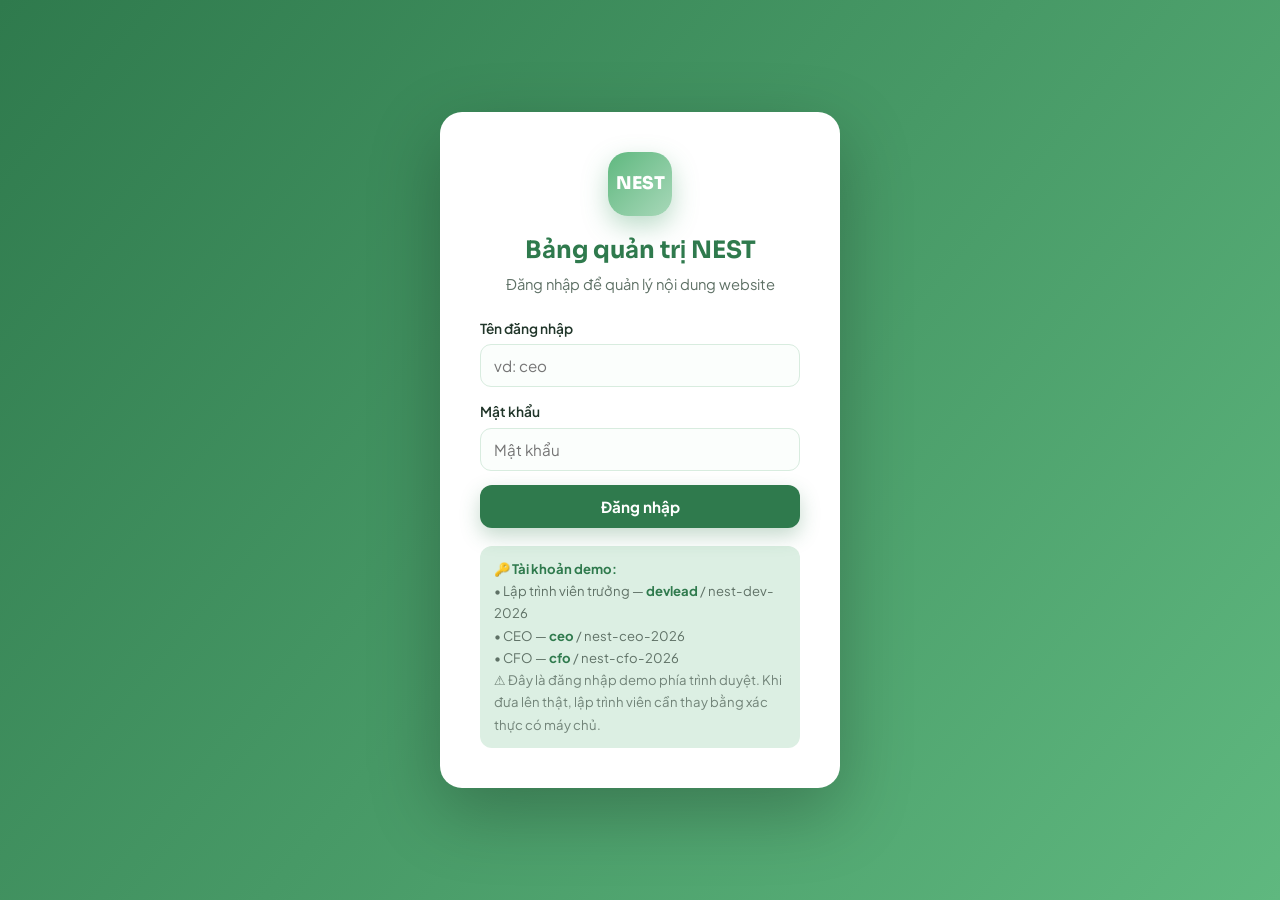
<file: admin.html>
<!DOCTYPE html>
<html lang="vi">
<head>
<meta charset="UTF-8">
<meta name="viewport" content="width=device-width, initial-scale=1.0">
<title>Bảng quản trị — NEST</title>
<link href="https://fonts.googleapis.com/css2?family=Plus+Jakarta+Sans:wght@400;500;600;700;800&family=Sora:wght@600;700;800&display=swap" rel="stylesheet">
<link rel="stylesheet" href="css/admin.css">
  <link rel="icon" href="favicon.svg" type="image/svg+xml">
</head>
<body>

<!-- ============ LOGIN ============ -->
<div class="login-wrap" id="login-wrap">
  <div class="login-card">
    <div class="logo">NEST</div>
    <h2>Bảng quản trị NEST</h2>
    <p class="muted">Đăng nhập để quản lý nội dung website</p>
    <div class="field"><label>Tên đăng nhập</label><input type="text" id="admin-user" placeholder="vd: ceo" autocomplete="username"></div>
    <div class="field"><label>Mật khẩu</label><input type="password" id="admin-pass" placeholder="Mật khẩu" autocomplete="current-password"></div>
    <button class="btn btn-primary" id="login-btn" style="width:100%;justify-content:center">Đăng nhập</button>
    <div class="hintbox" id="login-hint">
      🔑 <b>Tài khoản demo:</b><br>
      • Lập trình viên trưởng — <b>devlead</b> / nest-dev-2026<br>
      • CEO — <b>ceo</b> / nest-ceo-2026<br>
      • CFO — <b>cfo</b> / nest-cfo-2026<br>
      <span style="opacity:.85">⚠️ Đây là đăng nhập demo phía trình duyệt. Khi đưa lên thật, lập trình viên cần thay bằng xác thực có máy chủ.</span>
    </div>
  </div>
</div>

<!-- ============ DASHBOARD ============ -->
<div class="admin-shell" id="admin-shell" style="display:none">
  <aside class="admin-side" id="admin-side">
    <div class="a-brand"><span class="logo">NEST</span><span><b>NEST</b><small>Bảng quản trị</small></span></div>
    <nav class="admin-nav" id="admin-nav">
      <button data-panel="overview" class="active"><span class="ico">📊</span><span>Tổng quan</span></button>
      <button data-panel="content"><span class="ico">📝</span><span>Nội dung trang</span></button>
      <button data-panel="fund"><span class="ico">💰</span><span>Quỹ học bổng</span></button>
      <button data-panel="supporters"><span class="ico">🤝</span><span>Mạnh thường quân</span></button>
      <button data-panel="courses"><span class="ico">📚</span><span>Khóa học</span></button>
      <button data-panel="map"><span class="ico">🗺️</span><span>Bản đồ</span></button>
      <button data-panel="accounts"><span class="ico">👥</span><span>Tài khoản admin</span></button>
      <button data-panel="data"><span class="ico">💾</span><span>Dữ liệu / Bàn giao</span></button>
    </nav>
    <div class="a-foot">
      <div class="who" id="who"></div>
      <button class="btn btn-ghost btn-sm" id="logout-btn" style="width:100%;justify-content:center">Đăng xuất</button>
    </div>
  </aside>

  <main class="admin-main">
    <div class="admin-topbar">
      <div>
        <button class="burger-admin" id="burger-admin" aria-label="menu">☰</button>
        <h1 id="panel-title">Tổng quan</h1>
        <p id="panel-desc">Quản lý toàn bộ nội dung hiển thị trên website NEST.</p>
      </div>
      <div style="display:flex;gap:10px;align-items:center">
        <a href="index.html" target="_blank" class="btn btn-ghost btn-sm">Xem website ↗</a>
      </div>
    </div>

    <section class="admin-panel active" id="panel-overview"></section>
    <section class="admin-panel" id="panel-content"></section>
    <section class="admin-panel" id="panel-fund"></section>
    <section class="admin-panel" id="panel-supporters"></section>
    <section class="admin-panel" id="panel-courses"></section>
    <section class="admin-panel" id="panel-map"></section>
    <section class="admin-panel" id="panel-accounts"></section>
    <section class="admin-panel" id="panel-data"></section>
  </main>
</div>

<div class="toast" id="toast"></div>

<script src="js/data.js"></script>
<script src="js/admin.js"></script>
</body>
</html>
</file>
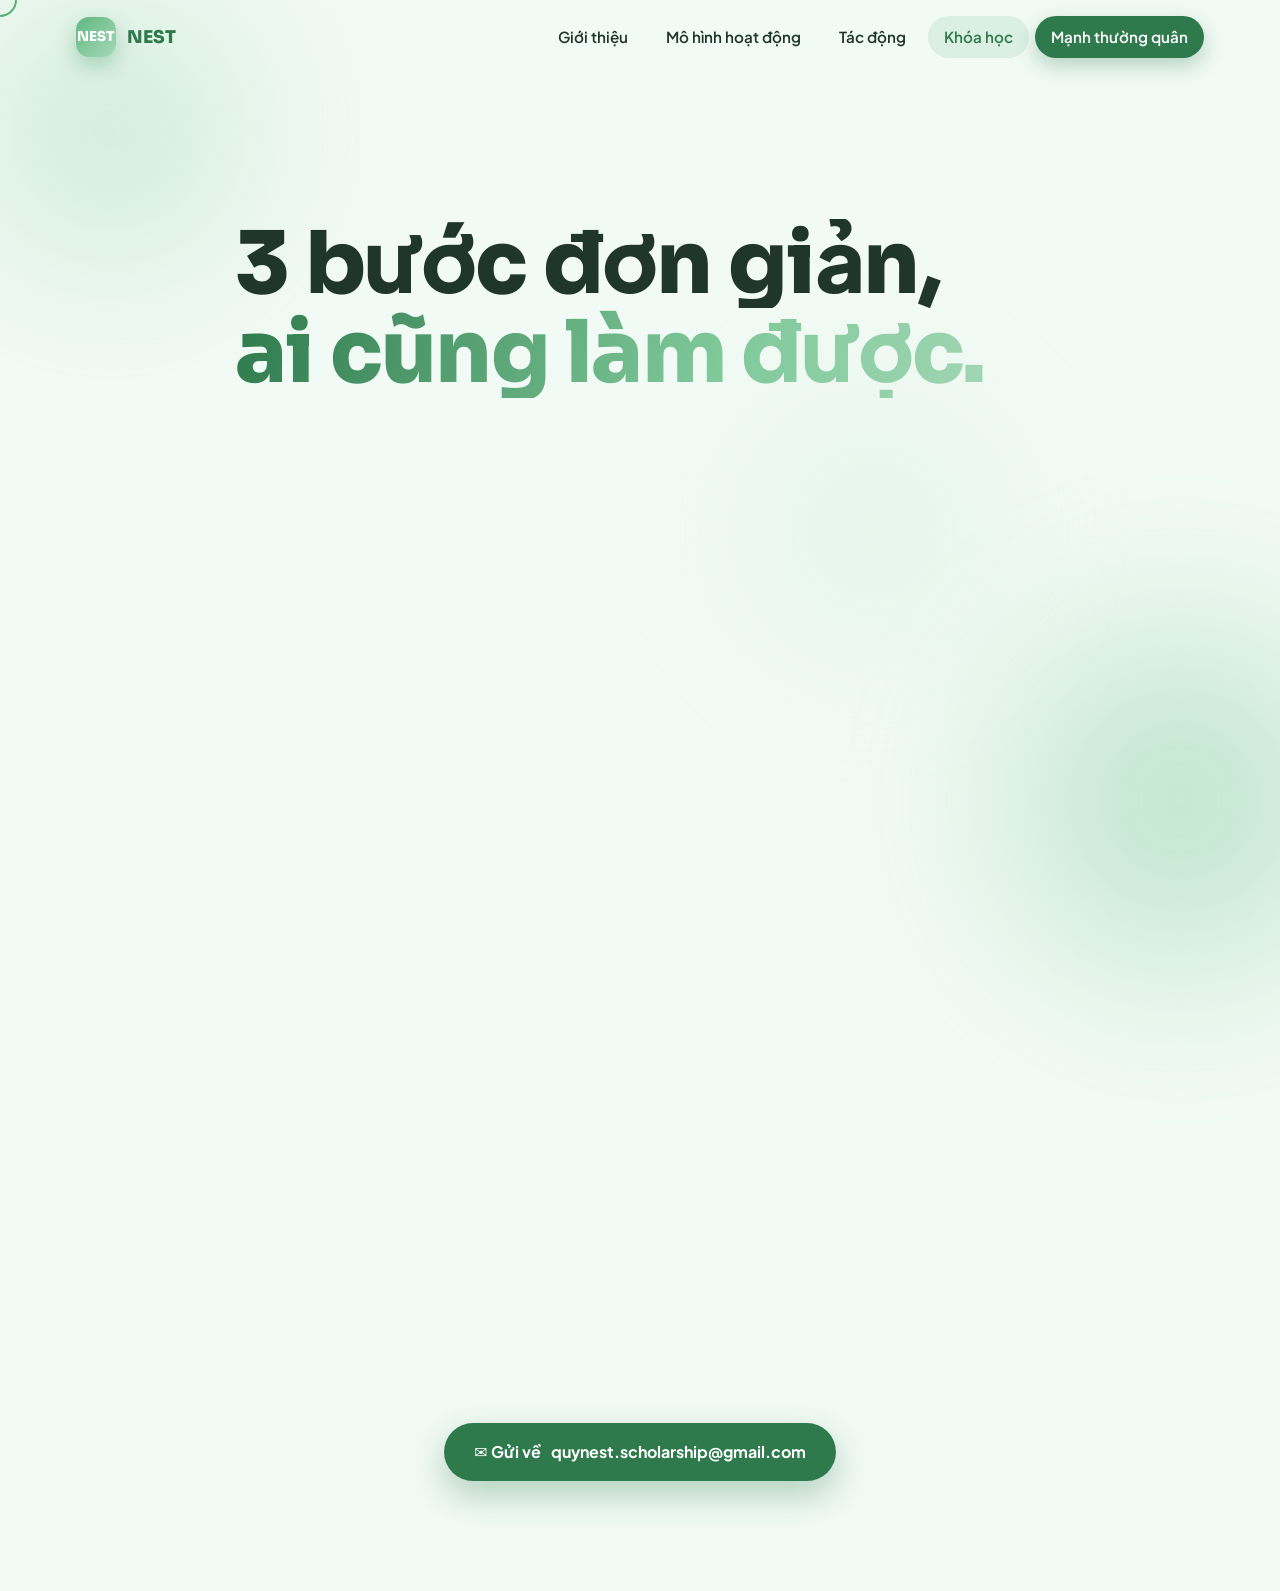
<file: submit-course.html>
<!DOCTYPE html>
<html lang="vi">
<head>
<meta charset="UTF-8">
<meta name="viewport" content="width=device-width, initial-scale=1.0">
<title>Gửi khóa học của bạn — NEST</title>
<meta name="description" content="Gửi khóa học demo cho NEST trong 3 bước cực kỳ đơn giản. Ai cũng làm được.">
<link href="https://fonts.googleapis.com/css2?family=Plus+Jakarta+Sans:wght@400;500;600;700;800&family=Sora:wght@600;700;800&display=swap" rel="stylesheet">
<link rel="stylesheet" href="css/landing.css">
  <link rel="icon" href="favicon.svg" type="image/svg+xml">
</head>
<body>

<canvas id="bg-canvas"></canvas>
<div class="blob b1"></div><div class="blob b2"></div><div class="blob b3"></div>
<div class="cursor" id="cursor"></div>

<header id="header">
  <div class="container nav">
    <a href="index.html" class="brand"><span class="mark">NEST</span><span>NEST</span></a>
    <button class="burger" id="burger" aria-label="menu">☰</button>
    <nav class="nav-links" id="navlinks">
      <a href="index.html#about" data-cursor>Giới thiệu</a>
      <a href="index.html#process" data-cursor>Mô hình hoạt động</a>
      <a href="index.html#impact" data-cursor>Tác động</a>
      <a href="courses.html" class="active" data-cursor>Khóa học</a>
      <a href="patrons.html" class="nav-cta" data-cursor>Mạnh thường quân</a>
    </nav>
  </div>
</header>

<div class="wrap">

  <!-- HERO -->
  <section class="hero short">
    <div class="container">
      <span class="pill reveal"><span class="ping"></span> <span data-bind="submit.heroPill">Trở thành giảng viên NEST</span></span>
      <h1>
        <span class="line"><span data-bind="submit.heroLine1">3 bước đơn giản,</span></span>
        <span class="line"><span class="grad" data-bind="submit.heroLine2">ai cũng làm được.</span></span>
      </h1>
      <p class="lead reveal" data-bind="submit.heroLead">Bạn không cần là chuyên gia công nghệ. Chỉ cần chuyên môn và một chút tâm huyết.</p>
      <div class="btn-row reveal">
        <a class="btn btn-primary" data-cursor data-org-mailto href="mailto:">✉️ Gửi khóa học về email quỹ</a>
        <a href="courses.html" class="btn btn-ghost" data-cursor>← Về trang khóa học</a>
      </div>
    </div>
  </section>

  <!-- 3 STEPS -->
  <section class="block" id="steps" style="padding-top:20px">
    <div class="container">
      <p class="eyebrow reveal center" style="text-align:center">Quy trình</p>
      <h2 class="title reveal center">Chỉ 3 bước — xong!</h2>
      <p class="sub reveal center">Ngắn gọn, rõ ràng, không thủ tục rườm rà.</p>

      <div class="steps">
        <div class="stepcard reveal">
          <div class="badge">1</div>
          <div class="ic"><svg class="ic-svg" viewBox="0 0 24 24" fill="none" stroke="currentColor" stroke-width="1.8" stroke-linecap="round" stroke-linejoin="round"><path d="M14 3H6a2 2 0 0 0-2 2v14a2 2 0 0 0 2 2h12a2 2 0 0 0 2-2V9z"/><path d="M14 3v6h6"/><path d="M8 13h8M8 17h6"/></svg></div>
          <h3 data-bind="submit.step1Title">Giới thiệu khóa học</h3>
          <p data-bind="submit.step1Desc">Tạo một file Word / Excel / PDF ngắn gọn gồm: giới thiệu khóa học, mục tiêu, đối tượng hướng tới và syllabus (đề cương) ngắn gọn.</p>
        </div>
        <div class="stepcard reveal">
          <div class="badge">2</div>
          <div class="ic"><svg class="ic-svg" viewBox="0 0 24 24" fill="none" stroke="currentColor" stroke-width="1.8" stroke-linecap="round" stroke-linejoin="round"><rect x="2" y="6" width="14" height="12" rx="2"/><path d="M16 10l6-3v10l-6-3z"/></svg></div>
          <h3 data-bind="submit.step2Title">Đính kèm 1 video bài giảng</h3>
          <p data-bind="submit.step2Desc">Quay 1 video bài giảng mẫu dài ít nhất 15 phút để NEST cảm nhận phong cách giảng dạy của bạn.</p>
        </div>
        <div class="stepcard reveal">
          <div class="badge">3</div>
          <div class="ic"><svg class="ic-svg" viewBox="0 0 24 24" fill="none" stroke="currentColor" stroke-width="1.8" stroke-linecap="round" stroke-linejoin="round"><circle cx="12" cy="12" r="9"/><path d="M8 12.5l2.5 2.5 5-5"/></svg></div>
          <h3 data-bind="submit.step3Title">Chờ phê duyệt</h3>
          <p data-bind="submit.step3Desc">Gửi tất cả về email của quỹ và chờ phản hồi. Đội ngũ NEST sẽ xem xét và liên hệ lại với bạn.</p>
        </div>
      </div>

      <div class="reassure reveal" data-bind="submit.reassure">
        Thật sự chỉ có vậy. Không phí, không thủ tục rườm rà — 3 bước ngắn gọn, rất dễ, và ai cũng có thể làm được.
      </div>

      <div class="center" style="margin-top:30px">
        <a class="btn btn-primary" data-cursor data-org-mailto href="mailto:">✉️ Gửi về <span data-org-email>quynest.scholarship@gmail.com</span></a>
      </div>
    </div>
  </section>

  <foot
</file>
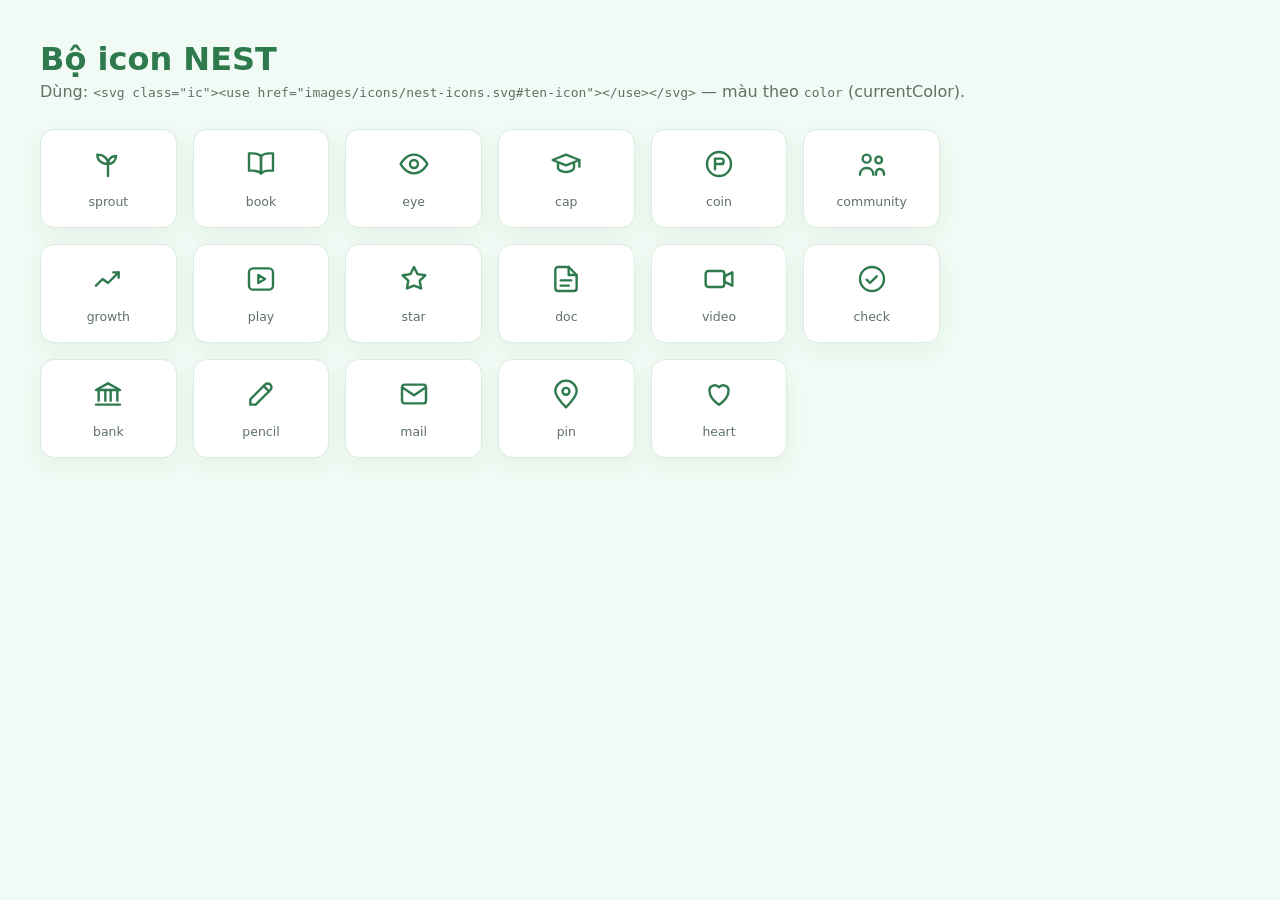
<file: images/icons/preview.html>
<!DOCTYPE html>
<html lang="vi">
<head>
<meta charset="UTF-8">
<meta name="viewport" content="width=device-width, initial-scale=1.0">
<title>NEST — Bộ icon</title>
<link rel="icon" href="../../favicon.svg" type="image/svg+xml">
<style>
  body{font-family:"Segoe UI",system-ui,sans-serif;background:#f1faf4;color:#21362a;margin:0;padding:40px}
  h1{color:#2f7a4d;margin:0 0 4px}
  p{color:#5f7166;margin:0 0 28px}
  .grid{display:grid;grid-template-columns:repeat(auto-fill,minmax(120px,1fr));gap:16px;max-width:900px}
  .cell{background:#fff;border:1px solid #d8ecdf;border-radius:14px;padding:18px 10px;text-align:center;box-shadow:0 8px 22px rgba(40,110,70,.06)}
  .cell svg{width:32px;height:32px;color:#2f7a4d}
  .cell span{display:block;margin-top:10px;font-size:.78rem;color:#5f7166}
</style>
</head>
<body>
  <h1>Bộ icon NEST</h1>
  <p>Dùng: <code>&lt;svg class="ic"&gt;&lt;use href="images/icons/nest-icons.svg#ten-icon"&gt;&lt;/use&gt;&lt;/svg&gt;</code> — màu theo <code>color</code> (currentColor).</p>
  <div class="grid" id="grid"></div>
  <script>
    var names=["sprout","book","eye","cap","coin","community","growth","play","star","doc","video","check","bank","pencil","mail","pin","heart"];
    document.getElementById("grid").innerHTML=names.map(function(n){
      return '<div class="cell"><svg viewBox="0 0 24 24"><use href="nest-icons.svg#'+n+'"></use></svg><span>'+n+'</span></div>';
    }).join("");
  </script>
</body>
</html>
</file>
<file: css/admin.css>
/* =========================================================
   admin.css — NEST admin dashboard (friendly UI)
   ========================================================= */
:root{
  --green:#5fb87f; --green-dark:#3f9a63; --green-deep:#2f7a4d;
  --green-soft:#dcefe3; --mint:#f1faf4; --accent:#a8d8b9; --leaf:#7fc99a;
  --ink:#21362a; --muted:#5f7166; --line:#dcebe2; --line:#d8ecdf;
  --ok:#2f9e5f; --warn:#c98a2b; --danger:#e2604f;
  --font:"Plus Jakarta Sans",system-ui,sans-serif; --display:"Sora",var(--font);
  --shadow:0 14px 38px rgba(40,110,70,.10);
}
*{box-sizing:border-box;margin:0;padding:0}
body{font-family:var(--font);color:var(--ink);background:#eef6f0;line-height:1.55}
a{color:var(--green-deep)}
button{font-family:inherit}

/* ---- buttons ---- */
.btn{display:inline-flex;align-items:center;gap:8px;border:none;cursor:pointer;font-weight:700;border-radius:12px;padding:12px 20px;font-size:.95rem;transition:.18s}
.btn-primary{background:var(--green-deep);color:#fff;box-shadow:0 8px 20px rgba(47,122,77,.28)}
.btn-primary:hover{background:var(--green-dark);transform:translateY(-1px)}
.btn-ghost{background:#fff;border:1px solid var(--line);color:var(--green-deep)}
.btn-ghost:hover{background:var(--green-soft)}
.btn-gold{background:var(--accent);color:#1f4030}
.btn-gold:hover{background:var(--leaf)}
.btn-danger{background:var(--danger);color:#fff}
.btn-danger:hover{filter:brightness(.94)}
.btn-sm{padding:8px 14px;font-size:.85rem;border-radius:10px}

/* ---- login ---- */
.login-wrap{min-height:100vh;display:grid;place-items:center;background:linear-gradient(130deg,var(--green-deep),var(--green));padding:20px}
.login-card{background:#fff;border-radius:22px;box-shadow:0 24px 70px rgba(0,0,0,.25);padding:40px;width:100%;max-width:400px;text-align:center}
.login-card .logo{width:64px;height:64px;border-radius:20px;margin:0 auto 16px;background:linear-gradient(135deg,var(--green),var(--accent));display:grid;place-items:center;color:#fff;font-family:var(--display);font-weight:800;font-size:1.1rem;box-shadow:0 10px 26px rgba(63,154,99,.35)}
.login-card h2{font-family:var(--display);color:var(--green-deep);margin-bottom:4px}
.login-card p.muted{color:var(--muted);margin-bottom:22px;font-size:.92rem}
.login-card .field{margin-bottom:14px;text-align:left}
.login-card label{display:block;font-weight:600;font-size:.85rem;margin-bottom:6px}
.login-card input{width:100%;padding:12px 14px;border:1px solid var(--line);border-radius:12px;font-size:1rem;background:#fbfefc}
.login-card input:focus{outline:2px solid var(--accent);border-color:var(--green)}
.hintbox{margin-top:18px;font-size:.82rem;color:var(--muted);background:var(--green-soft);border-radius:12px;padding:12px 14px;text-align:left;line-height:1.7}
.hintbox b{color:var(--green-deep)}

/* ---- shell ---- */
.admin-shell{display:flex;min-height:100vh}
.admin-side{width:248px;flex:none;background:linear-gradient(180deg,#234032,#1c3328);color:#cfe3d6;padding:22px 0;position:sticky;top:0;height:100vh;display:flex;flex-direction:column}
.admin-side .a-brand{display:flex;align-items:center;gap:11px;padding:0 22px 18px;border-bottom:1px solid #36513f;margin-bottom:12px}
.admin-side .a-brand .logo{width:40px;height:40px;border-radius:13px;background:linear-gradient(135deg,var(--green),var(--accent));display:grid;place-items:center;color:#fff;font-family:var(--display);font-weight:800;font-size:.8rem}
.admin-side .a-brand b{color:#fff;font-family:var(--display);font-size:1.05rem;display:block}
.admin-side .a-brand small{color:#9fc4ac;font-size:.72rem}
.admin-nav{flex:1;overflow-y:auto}
.admin-nav button{display:flex;gap:11px;align-items:center;width:100%;background:none;border:none;color:#cfe3d6;text-align:left;padding:12px 22px;cursor:pointer;font-size:.95rem;font-weight:600;transition:.15s;border-left:3px solid transparent}
.admin-nav button:hover{background:#2c4537}
.admin-nav button.active{background:#2c4537;border-left-color:var(--accent);color:#fff}
.admin-nav .ico{width:22px;text-align:center}
.admin-side .a-foot{padding:14px 18px 0;border-top:1px solid #36513f;margin-top:8px}
.admin-side .who{font-size:.82rem;color:#9fc4ac;margin-bottom:10px;line-height:1.5}
.admin-side .who b{color:#fff;display:block;font-size:.95rem}

.admin-main{flex:1;padding:26px 34px;max-width:1000px}
.admin-topbar{display:flex;justify-content:space-between;align-items:flex-start;margin-bottom:24px;flex-wrap:wrap;gap:12px}
.admin-topbar h1{font-family:var(--display);color:var(--green-deep);font-size:1.7rem}
.admin-topbar p{color:var(--muted);margin:0}
.role-pill{display:inline-block;background:var(--green-soft);color:var(--green-deep);font-weight:700;font-size:.78rem;padding:5px 12px;border-radius:999px}

.admin-panel{display:none}
.admin-panel.active{display:block;animation:fade .2s}
@keyframes fade{from{opacity:0;transform:translateY(6px)}to{opacity:1}}

.card{background:#fff;border:1px solid var(--line);border-radius:18px;box-shadow:var(--shadow);padding:24px;margin-bottom:20px}
.card h3{font-family:var(--display);margin-bottom:6px;color:var(--green-deep)}
.card .help{color:var(--muted);font-size:.9rem;margin-bottom:16px}
.field{margin-bottom:14px}
.field label{display:block;font-weight:600;font-size:.86rem;margin-bottom:5px}
.field input,.field textarea,.field select{width:100%;padding:11px 13px;border:1px solid var(--line);border-radius:11px;font-family:inherit;font-size:.95rem;background:#fbfefc}
.field textarea{min-height:72px;resize:vertical;line-height:1.5}
.field input:focus,.field textarea:focus,.field select:focus{outline:2px solid var(--accent);border-color:var(--green)}
.grid2{display:grid;grid-template-columns:1fr 1fr;gap:14px}
.grid3{display:grid;grid-template-columns:repeat(3,1fr);gap:14px}

.row-item{border:1px solid var(--line);border-radius:14px;padding:16px;margin-bottom:14px;background:#fbfefc}
.row-item .row-head{display:flex;justify-content:space-between;align-items:center;margin-bottom:10px}
.row-item .row-head strong{color:var(--green-deep);font-family:var(--display)}
.toolbar{display:flex;gap:10px;flex-wrap:wrap;margin-bottom:18px}

.stat-grid{display:grid;grid-template-columns:repeat(auto-fit,minmax(180px,1fr));gap:16px;margin-bottom:20px}
.stat{background:#fff;border:1px solid var(--line);border-radius:16px;padding:20px;box-shadow:var(--shadow)}
.stat .num{font-family:var(--display);font-size:1.8rem;font-weight:800;color:var(--green-deep);font-variant-numeric:tabular-nums}
.stat .cap{color:var(--muted);font-size:.85rem;font-weight:600;margin-top:2px}

.quick{display:grid;grid-template-columns:repeat(auto-fit,minmax(200px,1fr));gap:14px}
.quick a{display:flex;gap:12px;align-items:center;background:#fbfefc;border:1px solid var(--line);border-radius:14px;padding:16px;text-decoration:none;color:var(--ink);transition:.18s;cursor:pointer}
.quick a:hover{background:var(--green-soft);transform:translateY(-2px)}
.quick a .qi{font-size:1.5rem}
.quick a b{font-family:var(--display);color:var(--green-deep);display:block}
.quick a span{color:var(--muted);font-size:.84rem}

.banner-warn{background:#fff7e9;border:1px solid #f0dcb0;border-left:5px solid var(--warn);border-radius:14px;padding:16px 18px;color:#7a5a1e;font-size:.9rem;margin-bottom:18px;line-height:1.6}
.pill{display:inline-block;background:var(--green-soft);color:var(--green-deep);font-size:.74rem;font-weight:700;padding:3px 10px;border-radius:999px}
.logo-prev{width:54px;height:34px;object-fit:contain;border:1px solid var(--line);border-radius:6px;background:#fff;vertical-align:middle}

.subhead{font-family:var(--display);color:var(--green-deep);font-size:1.05rem;margin:6px 0 12px;padding-bottom:6px;border-bottom:2px solid var(--green-soft)}

.toast{position:fixed;bottom:24px;right:24px;background:var(--green-deep);color:#fff;padding:14px 20px;border-radius:14px;box-shadow:var(--shadow);opacity:0;transform:translateY(10px);transition:.25s;z-index:200;font-weight:600}
.toast.show{opacity:1;transform:translateY(0)}

.burger-admin{display:none;background:none;border:none;font-size:1.5rem;color:var(--green-deep);cursor:pointer}
@media(max-width:760px){
  .grid2,.grid3{grid-template-columns:1fr}
  .admin-side{position:fixed;z-index:50;transform:translateX(-100%);transition:.3s;box-shadow:0 10px 40px rgba(0,0,0,.3)}
  .admin-side.open{transform:translateX(0)}
  .admin-main{padding:18px}
  .burger-admin{display:block}
}
</file>
<file: css/landing.css>
/* =========================================================
   NEST — shared "landing" design system
   Used by: index.html, courses.html, patrons.html
   ========================================================= */
:root{
  --green:#5fb87f; --green-dark:#3f9a63; --green-deep:#2f7a4d;
  --green-soft:#dcefe3; --mint:#f1faf4; --accent:#a8d8b9; --leaf:#7fc99a;
  --ink:#21362a; --muted:#5f7166; --line:#d8ecdf; --warn:#c98a2b; --ok:#2f9e5f;
  --font:"Plus Jakarta Sans",system-ui,sans-serif;
  --display:"Sora",var(--font);
}
*{box-sizing:border-box;margin:0;padding:0}
html{scroll-behavior:smooth}
body{font-family:var(--font);color:var(--ink);background:var(--mint);overflow-x:hidden;line-height:1.6}
a{text-decoration:none;color:inherit}
img{max-width:100%;display:block}
::selection{background:var(--accent);color:var(--green-deep)}

#bg-canvas{position:fixed;inset:0;width:100%;height:100%;z-index:0;pointer-events:none}
.blob{position:fixed;border-radius:50%;filter:blur(60px);opacity:.5;z-index:0;pointer-events:none}
.blob.b1{width:420px;height:420px;background:radial-gradient(circle,#a8d8b9,transparent 70%);top:-80px;left:-100px}
.blob.b2{width:520px;height:520px;background:radial-gradient(circle,#7fc99a,transparent 70%);bottom:-160px;right:-160px}
.blob.b3{width:340px;height:340px;background:radial-gradient(circle,#cdeeda,transparent 70%);top:40%;left:55%}

.wrap{position:relative;z-index:2}
.container{max-width:1180px;margin:0 auto;padding:0 26px}

/* ---------- NAV ---------- */
header{position:fixed;top:0;left:0;right:0;z-index:30;transition:.4s}
header.scrolled{background:rgba(241,250,244,.78);backdrop-filter:blur(14px);box-shadow:0 6px 30px rgba(40,110,70,.08)}
.nav{display:flex;align-items:center;justify-content:space-between;height:74px}
.brand{display:flex;align-items:center;gap:11px;font-weight:800;font-family:var(--display);color:var(--green-deep);font-size:1.1rem}
.brand .mark{width:40px;height:40px;border-radius:13px;background:linear-gradient(135deg,var(--green),var(--accent));display:grid;place-items:center;color:#fff;font-weight:800;font-size:.85rem;box-shadow:0 8px 20px rgba(63,154,99,.35)}
.nav-links{display:flex;align-items:center;gap:6px}
.nav-links a{padding:9px 16px;border-radius:999px;font-weight:600;font-size:.95rem;transition:.2s}
.nav-links a:hover{background:var(--green-soft);color:var(--green-deep)}
.nav-links a.active{background:var(--green-soft);color:var(--green-deep)}
.nav-cta{background:var(--green-deep);color:#fff!important;box-shadow:0 8px 20px rgba(47,122,77,.3)}
.nav-cta:hover{background:var(--green-dark)!important}
.burger{display:none;background:none;border:none;font-size:1.6rem;color:var(--green-deep);cursor:pointer}

/* ---------- buttons ---------- */
.btn{display:inline-flex;align-items:center;gap:10px;font-weight:700;border:none;cursor:pointer;border-radius:999px;padding:16px 30px;font-size:1rem;font-family:var(--font);transition:transform .25s,box-shadow .25s}
.btn-primary{background:var(--green-deep);color:#fff;box-shadow:0 14px 34px rgba(47,122,77,.32)}
.btn-primary:hover{transform:translateY(-3px);box-shadow:0 20px 44px rgba(47,122,77,.4)}
.btn-ghost{background:#fff;border:1px solid var(--line);color:var(--green-deep)}
.btn-ghost:hover{transform:translateY(-3px);box-shadow:0 14px 30px rgba(40,110,70,.14)}
.btn-sm{padding:11px 20px;font-size:.92rem}
.btn-row{display:flex;gap:16px;flex-wrap:wrap;align-items:center}

/* ---------- HERO ---------- */
.hero{min-height:100vh;display:flex;align-items:center;position:relative;padding:120px 0 80px}
.hero.short{min-height:78vh}
.pill{display:inline-flex;align-items:center;gap:8px;background:#fff;border:1px solid var(--line);color:var(--green-deep);font-weight:600;font-size:.82rem;padding:8px 16px;border-radius:999px;box-shadow:0 6px 18px rgba(40,110,70,.08);margin-bottom:26px}
.pill .ping{width:8px;height:8px;border-radius:50%;background:var(--green);animation:ping 1.8s infinite}
@keyframes ping{0%{box-shadow:0 0 0 0 rgba(95,184,127,.5)}70%{box-shadow:0 0 0 12px rgba(95,184,127,0)}100%{box-shadow:0 0 0 0 rgba(95,184,127,0)}}
.hero h1{font-family:var(--display);font-size:clamp(2.6rem,7vw,5.4rem);line-height:1.04;font-weight:800;letter-spacing:-.02em;max-width:16ch}
.hero h1 .grad{background:linear-gradient(110deg,var(--green-deep),var(--leaf) 60%,var(--accent));-webkit-background-clip:text;background-clip:text;color:transparent}
.hero .line{display:block;overflow:hidden}
.hero .line > span{display:block;will-change:transform}
.hero p.lead{font-size:clamp(1.05rem,2vw,1.3rem);color:var(--muted);max-width:54ch;margin:28px 0 36px}
.hero-stats{display:flex;gap:38px;margin-top:56px;flex-wrap:wrap}
.hero-stats .s .n{font-family:var(--display);font-size:2.1rem;font-weight:800;color:var(--green-deep)}
.hero-stats .s .c{color:var(--muted);font-size:.9rem}
.scroll-cue{position:absolute;bottom:30px;left:50%;transform:translateX(-50%);color:var(--muted);font-size:.8rem;display:flex;flex-direction:column;align-items:center;gap:8px}
.scroll-cue .mouse{width:24px;height:38px;border:2px solid var(--green);border-radius:14px;position:relative}
.scroll-cue .mouse::after{content:"";position:absolute;top:7px;left:50%;transform:translateX(-50%);width:4px;height:7px;background:var(--green);border-radius:2px;animation:wheel 1.6s infinite}
@keyframes wheel{0%{opacity:1;top:7px}100%{opacity:0;top:18px}}

/* ---------- section ---------- */
section.block{padding:110px 0;position:relative}
.eyebrow{text-transform:uppercase;letter-spacing:.18em;font-size:.78rem;font-weight:700;color:var(--green);margin-bottom:14px}
h2.title{font-family:var(--display);font-size:clamp(2rem,4.5vw,3.2rem);font-weight:800;letter-spacing:-.02em;line-height:1.1;max-width:20ch}
.sub{color:var(--muted);max-width:56ch;margin-top:18px;font-size:1.08rem}
.center{text-align:center}
.center h2.title,.center .sub{margin-left:auto;margin-right:auto}

/* feature cards */
.features{display:grid;grid-template-columns:repeat(3,1fr);gap:24px;margin-top:60px}
.feat{background:#fff;border:1px solid var(--line);border-radius:22px;padding:34px 28px;box-shadow:0 16px 40px rgba(40,110,70,.06);transition:.3s;will-change:transform}
.feat:hover{transform:translateY(-8px);box-shadow:0 28px 60px rgba(40,110,70,.14)}
.feat .ic{width:60px;height:60px;border-radius:18px;display:grid;place-items:center;font-size:1.7rem;background:linear-gradient(135deg,var(--green-soft),#fff);border:1px solid var(--line);margin-bottom:22px}
.ic-svg{width:30px;height:30px;color:var(--green-deep);display:block}
.stepcard .ic .ic-svg{width:34px;height:34px;color:var(--green-dark)}
.feat h3{font-family:var(--display);font-size:1.3rem;margin-bottom:10px}
.feat p{color:var(--muted);font-size:.98rem}

/* ---------- MARQUEE (mô hình hoạt động) ---------- */
.marquee{overflow:hidden;padding:34px 0;margin-top:44px;cursor:grab;
  -webkit-mask:linear-gradient(90deg,transparent,#000 7%,#000 93%,transparent);
          mask:linear-gradient(90deg,transparent,#000 7%,#000 93%,transparent)}
.marquee.grabbing{cursor:grabbing}
.marquee-track{display:flex;gap:28px;width:max-content;will-change:transform}
.mstep{flex:0 0 min(80vw,460px);background:linear-gradient(160deg,#fff,#f3faf5);border:1px solid var(--line);border-radius:26px;padding:44px;box-shadow:0 20px 50px rgba(40,110,70,.08);user-select:none;transition:transform .3s,box-shadow .3s}
.mstep:hover{transform:translateY(-6px);box-shadow:0 28px 64px rgba(40,110,70,.16)}
.mstep .num{font-family:var(--display);font-size:4rem;font-weight:800;line-height:1;background:linear-gradient(135deg,var(--green),var(--accent));-webkit-background-clip:text;background-clip:text;color:transparent}
.mstep h3{font-family:var(--display);font-size:1.6rem;margin:14px 0 12px}
.mstep p{color:var(--muted);font-size:1.04rem}
.marquee-hint{text-align:center;color:var(--muted);font-size:.85rem;margin-top:14px}

/* ---------- IMPACT ---------- */
.impact{background:linear-gradient(135deg,var(--green-deep),var(--green));color:#fff;border-radius:34px;padding:70px;position:relative;overflow:hidden}
.impact::before{content:"";position:absolute;width:420px;height:420px;border-radius:50%;background:rgba(255,255,255,.1);top:-160px;right:-120px}
.impact h2{font-family:var(--display);font-size:clamp(1.8rem,4vw,2.8rem);max-width:18ch;position:relative}
.impact-grid{display:grid;grid-template-columns:repeat(4,1fr);gap:30px;margin-top:50px;position:relative}
.impact-grid .n{font-family:var(--display);font-size:clamp(2.2rem,5vw,3.4rem);font-weight:800}
.impact-grid .c{opacity:.85;font-size:.95rem;margin-top:4px}

/* ---------- CTA ---------- */
.cta{text-align:center}
.cta .btn-row{justify-content:center;margin-top:34px}

/* ---------- FUND counter (patrons) ---------- */
.fund-card{background:#fff;border-radius:26px;box-shadow:0 24px 60px rgba(40,110,70,.12);max-width:760px;margin:0 auto;padding:48px;text-align:center;border:1px solid var(--line)}
.fund-card .label{color:var(--muted);font-weight:600;letter-spacing:.04em;text-transform:uppercase;font-size:.82rem}
.fund-card .amount{font-family:var(--display);font-size:clamp(2.6rem,6vw,3.6rem);font-weight:800;color:var(--green-deep);margin:8px 0 2px;font-variant-numeric:tabular-nums}
.fund-card .amount .vnd{font-size:1.3rem;color:var(--green);margin-left:6px}
.fund-card .live{display:inline-flex;align-items:center;gap:7px;color:var(--ok);font-weight:600;font-size:.9rem}
.fund-card .dot{width:9px;height:9px;border-radius:50%;background:var(--ok);animation:pulse 1.4s infinite}
@keyframes pulse{0%,100%{opacity:1}50%{opacity:.25}}
.fund-card .progress{height:14px;background:#e7f1ea;border-radius:999px;overflow:hidden;margin:24px 0 8px}
.fund-card .progress>span{display:block;height:100%;background:linear-gradient(90deg,var(--accent),var(--green));width:0;transition:width 1.5s ease}
.fund-card .goal-row{display:flex;justify-content:space-between;color:var(--muted);font-size:.9rem}

/* ---------- SUPPORTERS ---------- */
.tier{margin-bottom:50px}
.tier-head{display:flex;align-items:center;gap:14px;justify-content:center;margin-bottom:8px}
.tier-badge{padding:7px 20px;border-radius:999px;font-weight:800;letter-spacing:.05em;text-transform:uppercase;font-size:.88rem;color:#fff;font-family:var(--display)}
.tier-platinum .tier-badge{background:linear-gradient(90deg,#8aa79a,#b9d3c5);color:#1b3328}
.tier-diamond  .tier-badge{background:linear-gradient(90deg,#56b88c,#9ee0c0);color:#063f2c}
.tier-gold     .tier-badge{background:linear-gradient(90deg,#6fbf86,#bfe6cb);color:#1f4030}
.tier-desc{text-align:center;color:var(--muted);margin-bottom:26px}
.supporter-grid{display:grid;gap:22px}
.tier-platinum .supporter-grid{grid-template-columns:repeat(auto-fit,minmax(260px,1fr))}
.tier-diamond  .supporter-grid{grid-template-columns:repeat(auto-fit,minmax(210px,1fr))}
.tier-gold     .supporter-grid{grid-template-columns:repeat(auto-fit,minmax(170px,1fr))}
.supporter{background:#fff;border:1px solid var(--line);border-radius:20px;box-shadow:0 16px 40px rgba(40,110,70,.06);overflow:hidden;text-align:center;transition:.25s}
.supporter:hover{transform:translateY(-6px);box-shadow:0 26px 56px rgba(40,110,70,.14)}
.supporter .logo-box{aspect-ratio:16/9;background:var(--green-soft);display:grid;place-items:center;color:var(--muted);font-weight:700}
.supporter .logo-box img{width:100%;height:100%;object-fit:contain;padding:14px}
.supporter .meta{padding:16px}
.supporter .meta h4{font-family:var(--display);margin-bottom:2px;color:var(--ink)}
.supporter .meta p{color:var(--muted);font-size:.88rem}
.tier-platinum .supporter .logo-box{aspect-ratio:21/9}

/* ---------- COURSE cards ---------- */
.course-track{margin-bottom:60px}
.track-title{font-family:var(--display);font-size:1.6rem;color:var(--green-deep);display:flex;align-items:center;gap:12px;margin-bottom:6px}
.track-title::before{content:"";width:26px;height:4px;border-radius:4px;background:var(--accent)}
.track-sub{color:var(--muted);margin-bottom:26px}
.course-grid{display:grid;gap:24px;grid-template-columns:repeat(auto-fit,minmax(290px,1fr))}
.course{background:#fff;border:1px solid var(--line);border-radius:22px;overflow:hidden;display:flex;flex-direction:column;box-shadow:0 16px 40px rgba(40,110,70,.06);transition:.3s}
.course:hover{transform:translateY(-8px);box-shadow:0 28px 60px rgba(40,110,70,.14)}
.course .thumb{aspect-ratio:16/9;background:linear-gradient(135deg,var(--green),var(--accent));position:relative}
.course .thumb img{width:100%;height:100%;object-fit:cover}
.course .level{position:absolute;top:12px;left:12px;background:rgba(255,255,255,.92);color:var(--green-dark);font-weight:700;font-size:.78rem;padding:5px 13px;border-radius:999px}
.course .body{padding:24px;display:flex;flex-direction:column;gap:11px;flex:1}
.course h3{font-family:var(--display);font-size:1.22rem}
.course .course-desc{color:var(--muted);font-size:.94rem;flex:1}
.course .info{display:flex;gap:16px;color:var(--muted);font-size:.85rem;flex-wrap:wrap}
.course .foot{display:flex;align-items:center;justify-content:space-between;margin-top:6px}
.course .price{font-family:var(--display);font-size:1.4rem;font-weight:800;color:var(--green-deep)}
.course .price small{font-size:.85rem;color:var(--muted);font-weight:600}
.course .price .free{color:var(--ok)}
.note-banner{background:#fff;border:1px solid var(--line);border-left:5px solid var(--green);border-radius:16px;padding:20px 24px;color:var(--ink);margin:0 auto 10px;box-shadow:0 14px 34px rgba(40,110,70,.07)}

/* ---------- MAP (subsection) ---------- */
.map-wrap{position:relative;max-width:1000px;margin:36px auto 0;border-radius:24px;overflow:hidden;box-shadow:0 24px 60px rgba(40,110,70,.12);border:1px solid var(--line);background:#fff}
.map-img{width:100%;display:block}
.map-placeholder{width:100%;aspect-ratio:16/10;display:grid;place-items:center;text-align:center;background:repeating-linear-gradient(45deg,#e6f5ec,#e6f5ec 18px,#d8efe0 18px,#d8efe0 36px);color:#3f8a5f;padding:30px}
.hotspot{position:absolute;transform:translate(-50%,-50%);width:30px;height:30px;border:none;border-radius:50%;cursor:pointer;padding:0;background:var(--green-deep);box-shadow:0 0 0 6px rgba(63,154,99,.25);display:grid;place-items:center;color:#fff;font-size:.85rem;transition:transform .15s;animation:bob 2.2s ease-in-out infinite}
.hotspot:hover,.hotspot.active{transform:translate(-50%,-50%) scale(1.25);background:var(--accent);color:#1f4030;z-index:5}
@keyframes bob{0%,100%{margin-top:0}50%{margin-top:-5px}}
.map-popup{position:fixed;z-index:100;width:300px;max-width:92vw;background:#fff;border-radius:16px;box-shadow:0 18px 50px rgba(0,0,0,.28);border:1px solid var(--line);overflow:hidden;opacity:0;pointer-events:none;transform:translateY(8px);transition:.18s}
.map-popup.show{opacity:1;pointer-events:auto;transform:translateY(0)}
.map-popup .pop-img{aspect-ratio:16/9;background:var(--green-soft);width:100%;object-fit:cover}
.map-popup .pop-img.ph{display:grid;place-items:center;color:var(--muted);font-weight:700}
.map-popup .pop-body{padding:14px 16px}
.map-popup h3{font-family:var(--display);margin-bottom:4px;color:var(--green-deep);font-size:1.12rem}
.map-popup .pop-cat{display:inline-block;background:var(--green-soft);color:#2f6a48;font-size:.72rem;font-weight:700;padding:3px 10px;border-radius:999px;margin-bottom:8px}
.map-popup p{margin-bottom:8px;font-size:.88rem;color:var(--ink)}
.map-popup .pop-hist{color:var(--muted);font-size:.82rem;border-top:1px solid var(--line);padding-top:8px}
.stars{color:var(--warn);font-size:1.05rem;letter-spacing:2px;margin-bottom:6px}
.stars .off{color:#dfe6e0}
.map-popup .close-pop{position:absolute;top:8px;right:10px;background:rgba(0,0,0,.45);color:#fff;border:none;width:26px;height:26px;border-radius:50%;cursor:pointer;font-size:1rem;line-height:1}
.map-hint{text-align:center;color:var(--muted);margin-top:18px;font-size:.92rem}

/* ---------- FOOTER ---------- */
footer{padding:60px 0 40px;border-top:1px solid var(--line);margin-top:40px}
.foot{display:flex;justify-content:space-between;align-items:center;gap:20px;flex-wrap:wrap;color:var(--muted);font-size:.9rem}
.foot a{color:var(--green-deep);font-weight:600}

/* ---------- cursor + reveal ---------- */
.cursor{position:fixed;width:34px;height:34px;border:2px solid var(--green);border-radius:50%;pointer-events:none;z-index:60;transform:translate(-50%,-50%);transition:width .25s,height .25s,background .25s,border-color .25s;mix-blend-mode:multiply}
.cursor.big{width:64px;height:64px;background:rgba(168,216,185,.35);border-color:transparent}
.reveal{opacity:0;transform:translateY(34px)}

/* ---------- submit-course 3 steps ---------- */
.steps{display:grid;grid-template-columns:repeat(3,1fr);gap:24px;margin-top:56px}
.stepcard{background:#fff;border:1px solid var(--line);border-radius:24px;padding:38px 30px;box-shadow:0 16px 40px rgba(40,110,70,.06);position:relative;transition:.3s}
.stepcard:hover{transform:translateY(-8px);box-shadow:0 28px 60px rgba(40,110,70,.14)}
.stepcard .badge{width:58px;height:58px;border-radius:18px;display:grid;place-items:center;font-family:var(--display);font-weight:800;font-size:1.5rem;color:#fff;background:linear-gradient(135deg,var(--green),var(--accent));box-shadow:0 10px 24px rgba(63,154,99,.3);margin-bottom:20px}
.stepcard .ic{font-size:1.6rem;margin-bottom:8px}
.stepcard h3{font-family:var(--display);font-size:1.25rem;margin-bottom:10px}
.stepcard p{color:var(--muted);font-size:.98rem}
.reassure{margin-top:44px;background:linear-gradient(135deg,var(--green-soft),#fff);border:1px solid var(--line);border-radius:22px;padding:32px 34px;text-align:center;font-size:1.14rem;font-weight:600;color:var(--green-deep);box-shadow:0 16px 40px rgba(40,110,70,.07)}
@media(max-width:900px){.steps{grid-template-columns:1fr}}

@media(max-width:900px){
  .features{grid-template-columns:1fr}
  .impact-grid{grid-template-columns:repeat(2,1fr)}
  .impact{padding:48px 30px}
  .nav-links{position:fixed;inset:74px 0 auto 0;background:rgba(241,250,244,.97);backdrop-filter:blur(14px);flex-direction:column;align-items:stretch;gap:0;padding:14px 22px 22px;box-shadow:0 18px 40px rgba(40,110,70,.12);transform:translateY(-130%);transition:.35s;border-bottom:1px solid var(--line)}
  .nav-links.open{transform:translateY(0)}
  .nav-links a{padding:14px}
  .burger{display:block}
  .mstep{flex-basis:84vw;padding:34px}
  .cursor{display:none}
  section.block{padding:80px 0}
  .fund-card{padding:3}
}
/* --- CSS CHO BĂNG CHUYỀN MẠNH THƯỜNG QUÂN --- */
.patron-marquee-section {
    overflow: hidden;
    position: relative;
    background: rgba(255, 255, 255, 0.02);
}

.logo-marquee {
    width: 100%;
    overflow: hidden;
    white-space: nowrap;
    display: flex;
    /* Làm mờ 2 mép màn hình để tạo cảm giác vô tận */
    mask-image: linear-gradient(to right, transparent, black 10%, black 90%, transparent);
    -webkit-mask-image: linear-gradient(to right, transparent, black 10%, black 90%, transparent);
}

.logo-track {
    display: flex;
    gap: 3rem;
    align-items: center;
    width: max-content;
    /* Chạy đều trong 30 giây, lặp vô hạn */
    animation: scrollLogos 30s linear infinite; 
}

/* Tùy chọn: Rê chuột vào thì dải logo dừng lại */
.logo-track:hover {
    animation-play-state: paused; 
}

.marquee-item {
    display: flex;
    flex-direction: column;
    align-items: center;
    justify-content: center;
    gap: 0.8rem;
    padding: 1.5rem 2.5rem;
    background: var(--surface, rgba(255,255,255,0.05));
    border: 1px solid var(--line, rgba(255,255,255,0.1));
    border-radius: 16px;
    min-width: 240px;
    transition: transform 0.3s ease;
}

.marquee-item:hover {
    transform: translateY(-5px);
}

.marquee-item img {
    height: 60px;
    object-fit: contain;
}

.marquee-item strong {
    font-size: 1.1rem;
    color: var(--text-main, #fff);
}

.marquee-item small {
    font-size: 0.85rem;
    color: var(--muted, #aaa);
}

@keyframes scrollLogos {
    from { transform: translateX(0); }
    to { transform: translateX(-50%); } 
}
</file>
